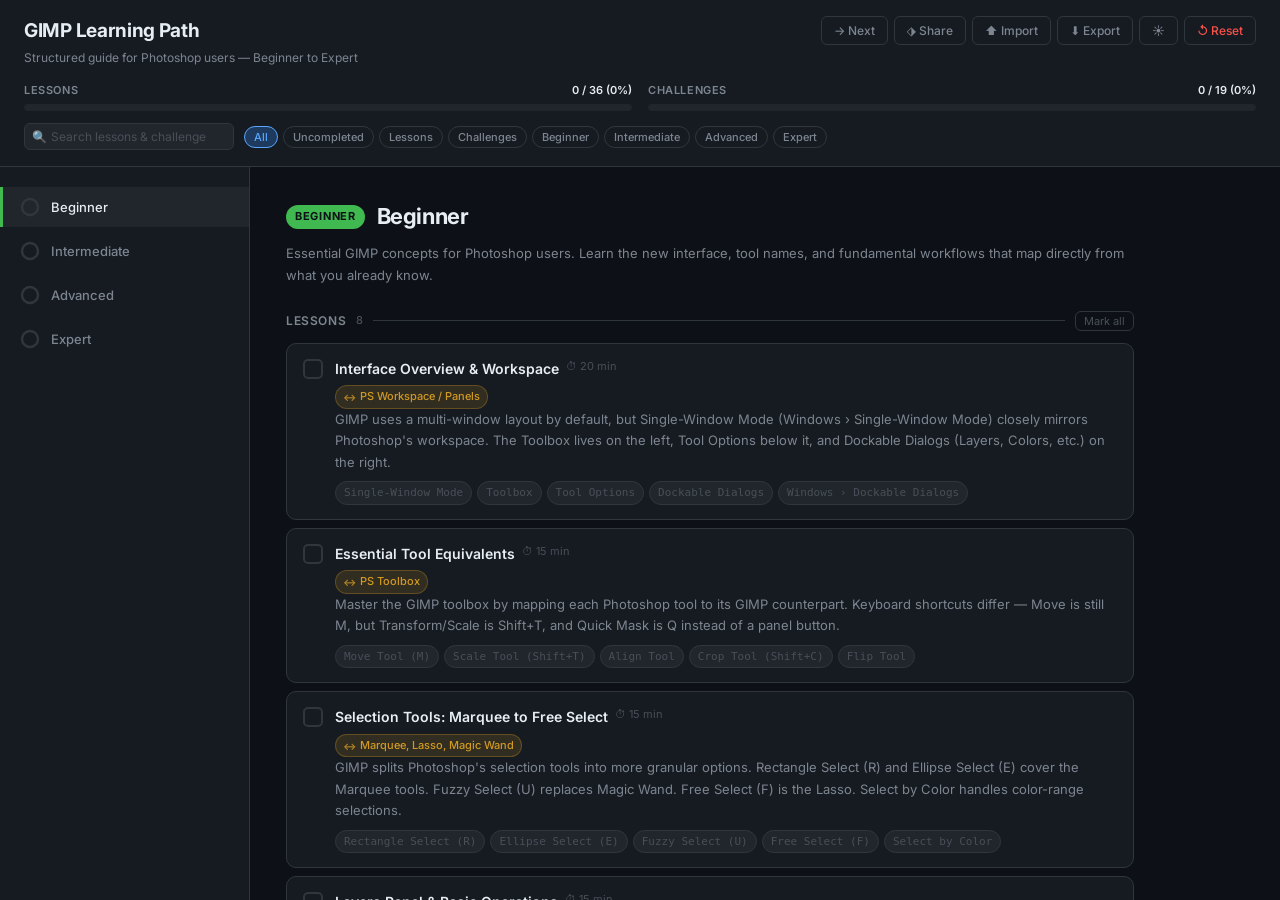
<file: index.html>
<!DOCTYPE html>
<html lang="en">
<head>
<meta charset="UTF-8">
<meta name="viewport" content="width=device-width, initial-scale=1.0">
<title>🎨 GIMP Learning Path — Photoshop to GIMP</title>
<link rel="icon" type="image/svg+xml" href="[data-uri]">
<link rel="preconnect" href="https://fonts.googleapis.com">
<link rel="preconnect" href="https://fonts.gstatic.com" crossorigin>
<link href="https://fonts.googleapis.com/css2?family=Inter:wght@400;500;600;700&display=swap" rel="stylesheet">
<style>/* ── Tokens (dark theme default) ─────────────────────────────── */
:root {
  --bg:            #0d1117;
  --surface:       #161b22;
  --surface-2:     #21262d;
  --border:        #30363d;
  --border-subtle: #21262d;
  --text:          #e6edf3;
  --text-muted:    #7d8590;
  --text-dim:      #484f58;

  --accent:        #58a6ff;
  --accent-dim:    #1f3a5f;

  --beginner:      #3fb950;
  --intermediate:  #d29922;
  --advanced:      #f78166;
  --expert:        #f85149;

  --bar-lessons:   #58a6ff;
  --bar-challenges:#bc8cff;

  --radius-sm:     6px;
  --radius:        10px;
  --radius-lg:     14px;

  --sidebar-w:     250px;
}

/* ── Light theme overrides ───────────────────────────────────── */
[data-theme="light"] {
  --bg:            #f6f8fa;
  --surface:       #ffffff;
  --surface-2:     #f0f2f5;
  --border:        #d0d7de;
  --border-subtle: #eaeef2;
  --text:          #1f2328;
  --text-muted:    #636c76;
  --text-dim:      #9198a1;
  --accent-dim:    #ddf4ff;
}

/* ── Reset ──────────────────────────────────────────────────── */
*, *::before, *::after { box-sizing: border-box; margin: 0; padding: 0; }
html { scroll-behavior: smooth; height: 100%; }
body {
  font-family: 'Inter', system-ui, -apple-system, 'Segoe UI', sans-serif;
  background: var(--bg);
  color: var(--text);
  font-size: 14px;
  line-height: 1.6;
  height: 100%;
  display: flex;
  flex-direction: column;
  overflow: hidden;
}
button { cursor: pointer; font-family: inherit; }
input[type="file"] { display: none; }
a { color: var(--accent); text-decoration: none; }

/* ── Header ─────────────────────────────────────────────────── */
.app-header {
  background: var(--surface);
  border-bottom: 1px solid var(--border);
  padding: 16px 24px;
  flex-shrink: 0;
  z-index: 100;
}
.header-top {
  display: flex;
  align-items: flex-start;
  justify-content: space-between;
  gap: 12px;
  flex-wrap: wrap;
  margin-bottom: 14px;
}
.header-title h1 {
  font-size: 19px;
  font-weight: 700;
  color: var(--text);
  letter-spacing: -0.3px;
}
.header-title p {
  font-size: 12px;
  color: var(--text-muted);
  margin-top: 2px;
}
.header-actions {
  display: flex;
  gap: 6px;
  flex-shrink: 0;
  flex-wrap: wrap;
  align-items: center;
}

/* ── Buttons ─────────────────────────────────────────────────── */
.btn {
  display: inline-flex;
  align-items: center;
  gap: 5px;
  padding: 6px 12px;
  border-radius: var(--radius-sm);
  font-size: 12px;
  font-weight: 500;
  border: 1px solid transparent;
  transition: background 0.15s, border-color 0.15s, opacity 0.15s;
  white-space: nowrap;
}
.btn:hover { opacity: 0.85; }
.btn-ghost {
  background: transparent;
  border-color: var(--border);
  color: var(--text-muted);
}
.btn-ghost:hover { border-color: var(--text-muted); color: var(--text); background: var(--surface-2); }
.btn-danger {
  background: transparent;
  border-color: var(--border);
  color: #f85149;
}
.btn-danger:hover { border-color: #f85149; background: rgba(248,81,73,0.08); }

/* ── Progress bars ───────────────────────────────────────────── */
.progress-section {
  display: flex;
  gap: 16px;
  flex-wrap: wrap;
  margin-bottom: 2px;
}
.progress-item {
  flex: 1;
  min-width: 180px;
}
.progress-label {
  display: flex;
  justify-content: space-between;
  align-items: center;
  margin-bottom: 5px;
}
.progress-label-name {
  font-size: 11px;
  font-weight: 600;
  text-transform: uppercase;
  letter-spacing: 0.6px;
  color: var(--text-muted);
}
.progress-label-count {
  font-size: 11px;
  font-weight: 600;
  color: var(--text);
}
.progress-track {
  height: 7px;
  background: var(--surface-2);
  border-radius: 999px;
  overflow: hidden;
  border: 1px solid var(--border-subtle);
}
.progress-fill {
  height: 100%;
  border-radius: 999px;
  width: 0%;
  transition: width 0.45s cubic-bezier(0.4,0,0.2,1);
}
.progress-fill.lessons    { background: var(--bar-lessons); }
.progress-fill.challenges { background: var(--bar-challenges); }

/* ── Toolbar row (search + filter) ──────────────────────────── */
.toolbar-row {
  display: flex;
  align-items: center;
  gap: 10px;
  margin-top: 12px;
  flex-wrap: wrap;
}
.search-wrap {
  position: relative;
  display: flex;
  align-items: center;
}
.search-icon {
  position: absolute;
  left: 8px;
  font-size: 12px;
  pointer-events: none;
  color: var(--text-dim);
}
.search-input {
  background: var(--surface-2);
  border: 1px solid var(--border);
  border-radius: var(--radius-sm);
  color: var(--text);
  font-family: inherit;
  font-size: 12px;
  padding: 5px 26px 5px 26px;
  width: 210px;
  transition: border-color 0.15s, width 0.2s;
}
.search-input:focus { outline: none; border-color: var(--accent); width: 270px; }
.search-input::placeholder { color: var(--text-dim); }
.search-clear {
  position: absolute;
  right: 6px;
  background: none;
  border: none;
  color: var(--text-dim);
  font-size: 11px;
  cursor: pointer;
  padding: 2px;
  display: none;
  line-height: 1;
}
.search-clear.visible { display: block; }
.filter-pills {
  display: flex;
  gap: 5px;
  flex-wrap: wrap;
  align-items: center;
}
.filter-pill {
  font-size: 11px;
  font-weight: 500;
  padding: 3px 9px;
  border-radius: 999px;
  background: transparent;
  border: 1px solid var(--border);
  color: var(--text-muted);
  cursor: pointer;
  transition: background 0.12s, color 0.12s, border-color 0.12s;
  white-space: nowrap;
}
.filter-pill:hover { border-color: var(--text-muted); color: var(--text); }
.filter-pill.active { background: var(--accent-dim); border-color: var(--accent); color: var(--accent); }

/* ── Layout shell ────────────────────────────────────────────── */
.app-body {
  display: flex;
  flex: 1;
  min-height: 0;
  overflow: hidden;
}

/* ── Sidebar ─────────────────────────────────────────────────── */
.sidebar {
  width: var(--sidebar-w);
  flex-shrink: 0;
  background: var(--surface);
  border-right: 1px solid var(--border);
  padding: 20px 0;
  overflow-y: auto;
  display: flex;
  flex-direction: column;
  gap: 4px;
}
.sidebar-label {
  font-size: 11px;
  font-weight: 600;
  letter-spacing: 0.7px;
  text-transform: uppercase;
  color: var(--text-dim);
  padding: 0 16px 8px;
}
.nav-item {
  display: flex;
  align-items: center;
  gap: 10px;
  padding: 9px 16px;
  cursor: pointer;
  transition: background 0.12s;
  border-left: 3px solid transparent;
  text-decoration: none;
  color: var(--text-muted);
}
.nav-item:hover { background: var(--surface-2); color: var(--text); }
.nav-item.active {
  color: var(--text);
  background: var(--surface-2);
}
.nav-item.active[data-level="beginner"]     { border-left-color: var(--beginner); }
.nav-item.active[data-level="intermediate"] { border-left-color: var(--intermediate); }
.nav-item.active[data-level="advanced"]     { border-left-color: var(--advanced); }
.nav-item.active[data-level="expert"]       { border-left-color: var(--expert); }

.progress-ring { flex-shrink: 0; }
.progress-ring circle:nth-child(2) {
  transition: stroke-dashoffset 0.45s cubic-bezier(0.4,0,0.2,1);
}

.nav-text  { flex: 1; font-size: 13px; font-weight: 500; }
.nav-count { font-size: 11px; color: var(--text-dim); font-variant-numeric: tabular-nums; }

.sidebar-divider {
  height: 1px;
  background: var(--border);
  margin: 12px 16px;
}
.sidebar-stats {
  padding: 0 16px;
  display: flex;
  flex-direction: column;
  gap: 10px;
}
.sidebar-stat {
  display: flex;
  align-items: center;
  justify-content: space-between;
}
.sidebar-stat-label { font-size: 12px; color: var(--text-muted); }
.sidebar-stat-value { font-size: 12px; font-weight: 600; color: var(--text); }

/* ── Main content ────────────────────────────────────────────── */
.main-content {
  flex: 1;
  padding: 32px 36px;
  max-width: 920px;
  overflow-x: hidden;
  overflow-y: auto;
}

/* ── Completion banner ───────────────────────────────────────── */
.completion-banner {
  background: linear-gradient(135deg, rgba(63,185,80,0.1), rgba(88,166,255,0.1));
  border: 1px solid rgba(63,185,80,0.3);
  border-radius: var(--radius);
  padding: 16px 20px;
  margin-bottom: 32px;
  display: none;
  align-items: center;
  gap: 12px;
}
.completion-banner.visible { display: flex; }
.completion-banner-icon { font-size: 28px; }
.completion-banner-text h3 { font-size: 15px; font-weight: 700; color: var(--beginner); margin-bottom: 3px; }
.completion-banner-text p  { font-size: 13px; color: var(--text-muted); }

/* ── Section block ───────────────────────────────────────────── */
.section-block { margin-bottom: 56px; }
.section-header {
  display: flex;
  align-items: center;
  gap: 12px;
  margin-bottom: 8px;
}
.section-badge {
  font-size: 11px;
  font-weight: 700;
  text-transform: uppercase;
  letter-spacing: 0.7px;
  padding: 3px 9px;
  border-radius: 999px;
  color: #0d1117;
}
[data-level="beginner"]     .section-badge { background: var(--beginner); }
[data-level="intermediate"] .section-badge { background: var(--intermediate); }
[data-level="advanced"]     .section-badge { background: var(--advanced); }
[data-level="expert"]       .section-badge { background: var(--expert); }

.section-title {
  font-size: 22px;
  font-weight: 700;
  letter-spacing: -0.4px;
}
.section-desc {
  font-size: 13px;
  color: var(--text-muted);
  margin-bottom: 20px;
  line-height: 1.7;
}

/* ── Sub-section heading ─────────────────────────────────────── */
.subsection-heading {
  display: flex;
  align-items: center;
  gap: 10px;
  margin: 24px 0 12px;
}
.subsection-heading-text {
  font-size: 12px;
  font-weight: 600;
  text-transform: uppercase;
  letter-spacing: 0.6px;
  color: var(--text-muted);
  white-space: nowrap;
}
.subsection-count {
  font-size: 11px;
  color: var(--text-dim);
  font-weight: 500;
  white-space: nowrap;
}
.subsection-line { flex: 1; height: 1px; background: var(--border); }
.mark-all-btn {
  font-size: 11px;
  color: var(--text-dim);
  background: none;
  border: 1px solid var(--border);
  border-radius: var(--radius-sm);
  padding: 2px 8px;
  cursor: pointer;
  white-space: nowrap;
  flex-shrink: 0;
  transition: color 0.12s, border-color 0.12s;
}
.mark-all-btn:hover { color: var(--text); border-color: var(--text-muted); }

/* ── Est badge ───────────────────────────────────────────────── */
.est-badge {
  font-size: 11px;
  color: var(--text-dim);
  white-space: nowrap;
  flex-shrink: 0;
}

/* ── Lesson card ─────────────────────────────────────────────── */
.lesson-card {
  background: var(--surface);
  border: 1px solid var(--border);
  border-radius: var(--radius);
  padding: 14px 16px;
  margin-bottom: 8px;
  display: flex;
  gap: 12px;
  align-items: flex-start;
  transition: border-color 0.15s, background 0.2s, opacity 0.2s;
  cursor: pointer;
  user-select: none;
}
.lesson-card:hover { border-color: var(--text-dim); }
.lesson-card.completed { opacity: 0.55; }
.lesson-card.completed .lesson-title { text-decoration: line-through; color: var(--text-muted); }

.lesson-checkbox {
  width: 20px;
  height: 20px;
  border-radius: 5px;
  border: 2px solid var(--border);
  display: flex;
  align-items: center;
  justify-content: center;
  flex-shrink: 0;
  margin-top: 1px;
  transition: background 0.15s, border-color 0.15s;
  font-size: 12px;
  color: transparent;
}
.lesson-card.completed .lesson-checkbox {
  background: var(--beginner);
  border-color: var(--beginner);
  color: #0d1117;
}
[data-level="intermediate"] .lesson-card.completed .lesson-checkbox { background: var(--intermediate); border-color: var(--intermediate); }
[data-level="advanced"]     .lesson-card.completed .lesson-checkbox { background: var(--advanced);     border-color: var(--advanced); }
[data-level="expert"]       .lesson-card.completed .lesson-checkbox { background: var(--expert);       border-color: var(--expert); }

.lesson-body { flex: 1; min-width: 0; }
.lesson-title-row {
  display: flex;
  align-items: flex-start;
  gap: 7px;
  flex-wrap: wrap;
  margin-bottom: 5px;
}
.lesson-title { font-size: 14px; font-weight: 600; color: var(--text); }
.ps-callout {
  display: inline-flex;
  align-items: center;
  gap: 4px;
  background: rgba(210,153,34,0.15);
  border: 1px solid rgba(210,153,34,0.3);
  color: #d29922;
  font-size: 11px;
  font-weight: 500;
  padding: 2px 7px;
  border-radius: 999px;
  white-space: nowrap;
  flex-shrink: 0;
}
.ps-callout-prefix { font-weight: 700; font-size: 10px; opacity: 0.8; }
.lesson-desc {
  font-size: 13px;
  color: var(--text-muted);
  line-height: 1.65;
  margin-bottom: 8px;
}
.concept-chips { display: flex; flex-wrap: wrap; gap: 5px; }
.concept-chip {
  font-size: 11px;
  padding: 2px 8px;
  border-radius: 999px;
  background: var(--surface-2);
  color: var(--text-dim);
  border: 1px solid var(--border);
  font-family: 'SF Mono', 'Fira Code', monospace;
}

/* ── Challenge card ──────────────────────────────────────────── */
.challenge-card {
  background: var(--surface);
  border: 1px solid var(--border);
  border-radius: var(--radius);
  padding: 14px 16px 14px 20px;
  margin-bottom: 8px;
  display: flex;
  gap: 12px;
  align-items: flex-start;
  transition: border-color 0.15s, opacity 0.2s;
  cursor: pointer;
  user-select: none;
  position: relative;
}
.challenge-card::before {
  content: '';
  position: absolute;
  left: 0; top: 0; bottom: 0;
  width: 4px;
  border-radius: var(--radius) 0 0 var(--radius);
}
[data-level="beginner"]     .challenge-card::before { background: var(--beginner); }
[data-level="intermediate"] .challenge-card::before { background: var(--intermediate); }
[data-level="advanced"]     .challenge-card::before { background: var(--advanced); }
[data-level="expert"]       .challenge-card::before { background: var(--expert); }

.challenge-card:hover { border-color: var(--text-dim); }
.challenge-card.completed { opacity: 0.55; }
.challenge-card.completed .challenge-title { text-decoration: line-through; color: var(--text-muted); }

.challenge-checkbox {
  width: 20px;
  height: 20px;
  border-radius: 50%;
  border: 2px solid var(--border);
  display: flex;
  align-items: center;
  justify-content: center;
  flex-shrink: 0;
  margin-top: 1px;
  font-size: 11px;
  color: transparent;
  transition: background 0.15s, border-color 0.15s;
}
.challenge-card.completed .challenge-checkbox {
  background: var(--bar-challenges);
  border-color: var(--bar-challenges);
  color: #0d1117;
}

.challenge-body { flex: 1; min-width: 0; }
.challenge-title-row {
  display: flex;
  align-items: center;
  gap: 7px;
  flex-wrap: wrap;
  margin-bottom: 5px;
}
.challenge-title { font-size: 14px; font-weight: 600; color: var(--text); }

.difficulty-badge {
  font-size: 10px;
  font-weight: 700;
  text-transform: uppercase;
  letter-spacing: 0.5px;
  padding: 2px 7px;
  border-radius: 999px;
}
.difficulty-badge.easy   { background: rgba(63,185,80,0.15);  color: #3fb950; border: 1px solid rgba(63,185,80,0.3); }
.difficulty-badge.medium { background: rgba(210,153,34,0.15); color: #d29922; border: 1px solid rgba(210,153,34,0.3); }
.difficulty-badge.hard   { background: rgba(247,129,102,0.15);color: #f78166; border: 1px solid rgba(247,129,102,0.3); }
.difficulty-badge.expert { background: rgba(248,81,73,0.15);  color: #f85149; border: 1px solid rgba(248,81,73,0.3); }

.challenge-desc {
  font-size: 13px;
  color: var(--text-muted);
  line-height: 1.65;
  margin-bottom: 8px;
}
.challenge-goal {
  font-size: 12px;
  color: var(--text-dim);
  font-style: italic;
  padding: 6px 10px;
  background: var(--surface-2);
  border-radius: var(--radius-sm);
  border-left: 2px solid var(--bar-challenges);
  margin-bottom: 8px;
}
.challenge-goal strong { color: var(--text-muted); font-style: normal; }

/* ── Notes ───────────────────────────────────────────────────── */
.note-area { overflow: hidden; }
.note-toggle {
  font-size: 11px;
  color: var(--text-dim);
  background: none;
  border: none;
  padding: 0;
  cursor: pointer;
  display: block;
  transition: color 0.12s;
}
.note-toggle:hover { color: var(--text-muted); }
.note-textarea {
  display: none;
  width: 100%;
  margin-top: 6px;
  background: var(--surface-2);
  border: 1px solid var(--border);
  border-radius: var(--radius-sm);
  color: var(--text);
  font-family: inherit;
  font-size: 12px;
  padding: 8px 10px;
  resize: vertical;
  min-height: 60px;
  line-height: 1.5;
}
.note-textarea:focus { outline: none; border-color: var(--accent); }
.note-area.expanded .note-textarea { display: block; }

/* ── Keyboard focus ring ─────────────────────────────────────── */
.card-focused {
  outline: 2px solid var(--accent) !important;
  outline-offset: 2px;
}

/* ── Toast ───────────────────────────────────────────────────── */
.toast {
  position: fixed;
  bottom: 24px;
  right: 24px;
  background: var(--surface-2);
  border: 1px solid var(--border);
  border-radius: var(--radius);
  padding: 11px 16px;
  font-size: 13px;
  color: var(--text);
  z-index: 9999;
  opacity: 0;
  transform: translateY(8px);
  transition: opacity 0.2s, transform 0.2s;
  pointer-events: none;
  max-width: 340px;
}
.toast.show    { opacity: 1; transform: translateY(0); }
.toast.success { border-color: var(--beginner); }
.toast.error   { border-color: var(--expert); }
.toast.info    { border-color: var(--accent); }

/* ── Modal ───────────────────────────────────────────────────── */
.modal-overlay {
  display: none;
  position: fixed;
  inset: 0;
  background: rgba(0,0,0,0.6);
  z-index: 500;
  align-items: center;
  justify-content: center;
}
.modal-overlay.open { display: flex; }
.modal {
  background: var(--surface);
  border: 1px solid var(--border);
  border-radius: var(--radius-lg);
  padding: 24px;
  max-width: 380px;
  width: 90%;
}
.modal h3  { font-size: 16px; font-weight: 700; margin-bottom: 10px; }
.modal p   { font-size: 13px; color: var(--text-muted); margin-bottom: 20px; line-height: 1.65; }
.modal-actions { display: flex; gap: 8px; justify-content: flex-end; }
.btn-confirm { background: #f85149; border: none; color: #fff; padding: 8px 16px; border-radius: var(--radius-sm); font-size: 13px; font-weight: 600; cursor: pointer; }
.btn-confirm:hover { background: #da3630; }
.btn-cancel  { background: transparent; border: 1px solid var(--border); color: var(--text-muted); padding: 8px 16px; border-radius: var(--radius-sm); font-size: 13px; font-weight: 500; cursor: pointer; }
.btn-cancel:hover { border-color: var(--text-muted); color: var(--text); }

/* ── Responsive ──────────────────────────────────────────────── */
@media (max-width: 768px) {
  .app-body { flex-direction: column; }
  .sidebar {
    width: 100%;
    height: auto;
    position: static;
    flex-direction: row;
    overflow-x: auto;
    overflow-y: hidden;
    padding: 8px 12px;
    gap: 4px;
    border-right: none;
    border-bottom: 1px solid var(--border);
  }
  .sidebar-label, .sidebar-divider, .sidebar-stats { display: none; }
  .nav-item {
    flex-direction: column;
    gap: 4px;
    padding: 8px 12px;
    border-left: none;
    border-bottom: 3px solid transparent;
    border-radius: var(--radius-sm);
    white-space: nowrap;
    flex-shrink: 0;
  }
  .nav-item.active[data-level="beginner"]     { border-bottom-color: var(--beginner);     border-left-color: transparent; }
  .nav-item.active[data-level="intermediate"] { border-bottom-color: var(--intermediate); border-left-color: transparent; }
  .nav-item.active[data-level="advanced"]     { border-bottom-color: var(--advanced);     border-left-color: transparent; }
  .nav-item.active[data-level="expert"]       { border-bottom-color: var(--expert);       border-left-color: transparent; }
  .nav-count { display: none; }
  .main-content { padding: 20px 16px; }
  .header-top { flex-direction: column; }
  .app-header { padding: 12px 16px; }
  .toolbar-row { flex-direction: column; align-items: flex-start; }
  .filter-pills { overflow-x: auto; flex-wrap: nowrap; width: 100%; }
  .search-input { width: 100%; }
  .search-input:focus { width: 100%; }
  .search-wrap { width: 100%; }
}
@media (max-width: 480px) {
  .progress-section { flex-direction: column; }
  .header-actions { flex-wrap: wrap; }
}

/* ── Animations ──────────────────────────────────────────────── */
@keyframes fadeIn {
  from { opacity: 0; transform: translateY(6px); }
  to   { opacity: 1; transform: translateY(0); }
}
.section-block { animation: fadeIn 0.35s ease both; }
.section-block:nth-child(1) { animation-delay: 0.05s; }
.section-block:nth-child(2) { animation-delay: 0.10s; }
.section-block:nth-child(3) { animation-delay: 0.15s; }
.section-block:nth-child(4) { animation-delay: 0.20s; }

/* ── Print ───────────────────────────────────────────────────── */
@media print {
  html, body { height: auto; overflow: visible; display: block; }
  .app-header { position: static; }
  .header-actions, .toolbar-row, .sidebar, .toast, .modal-overlay,
  .completion-banner, .mark-all-btn { display: none !important; }
  .app-body { display: block; overflow: visible; }
  .main-content { padding: 0; max-width: 100%; overflow: visible; }
  .section-block { break-before: page; animation: none; opacity: 1 !important; }
  .section-block:first-child { break-before: auto; }
  .concept-chips, .note-area { display: none !important; }
  .lesson-card, .challenge-card {
    border: none;
    border-bottom: 1px solid #ddd;
    border-radius: 0;
    padding: 6px 4px;
    margin: 0;
    opacity: 1 !important;
  }
  .lesson-card:hover, .challenge-card:hover { border-color: #ddd; }
  .progress-track { display: none; }
  .progress-label { margin-bottom: 2px; }
  .section-badge { -webkit-print-color-adjust: exact; print-color-adjust: exact; }
  .challenge-card::before { -webkit-print-color-adjust: exact; print-color-adjust: exact; }
}
</style>
</head>
<body>

<header class="app-header">
  <div class="header-top">
    <div class="header-title">
      <h1>GIMP Learning Path</h1>
      <p>Structured guide for Photoshop users — Beginner to Expert</p>
    </div>
    <div class="header-actions">
      <input type="file" id="import-file" accept=".json">
      <button class="btn btn-ghost" onclick="handleJumpNext()" title="Jump to next uncompleted item">→ Next</button>
      <button class="btn btn-ghost" onclick="handleShareClick()" title="Copy shareable link">⬗ Share</button>
      <button class="btn btn-ghost" onclick="handleImportButton()">⬆ Import</button>
      <button class="btn btn-ghost" onclick="handleExport()">⬇ Export</button>
      <button class="btn btn-ghost" id="theme-btn" onclick="handleThemeToggle()" title="Toggle theme">☀</button>
      <button class="btn btn-danger" onclick="handleResetClick()">↺ Reset</button>
    </div>
  </div>

  <div class="progress-section">
    <div class="progress-item">
      <div class="progress-label">
        <span class="progress-label-name">Lessons</span>
        <span class="progress-label-count" id="lesson-count">0 / 36 (0%)</span>
      </div>
      <div class="progress-track">
        <div class="progress-fill lessons" id="lesson-bar"></div>
      </div>
    </div>
    <div class="progress-item">
      <div class="progress-label">
        <span class="progress-label-name">Challenges</span>
        <span class="progress-label-count" id="challenge-count">0 / 19 (0%)</span>
      </div>
      <div class="progress-track">
        <div class="progress-fill challenges" id="challenge-bar"></div>
      </div>
    </div>
  </div>

  <div class="toolbar-row">
    <div class="search-wrap">
      <span class="search-icon">🔍</span>
      <input type="text" id="search-input" class="search-input" placeholder="Search lessons &amp; challenges…" autocomplete="off">
      <button class="search-clear" id="search-clear" onclick="clearSearch()" title="Clear search">✕</button>
    </div>
    <div class="filter-pills" id="filter-pills">
      <button class="filter-pill active" data-filter="all"          onclick="handleFilter('all')">All</button>
      <button class="filter-pill"        data-filter="uncompleted"  onclick="handleFilter('uncompleted')">Uncompleted</button>
      <button class="filter-pill"        data-filter="lessons"      onclick="handleFilter('lessons')">Lessons</button>
      <button class="filter-pill"        data-filter="challenges"   onclick="handleFilter('challenges')">Challenges</button>
      <button class="filter-pill"        data-filter="beginner"     onclick="handleFilter('beginner')">Beginner</button>
      <button class="filter-pill"        data-filter="intermediate" onclick="handleFilter('intermediate')">Intermediate</button>
      <button class="filter-pill"        data-filter="advanced"     onclick="handleFilter('advanced')">Advanced</button>
      <button class="filter-pill"        data-filter="expert"       onclick="handleFilter('expert')">Expert</button>
    </div>
  </div>
</header>

<div class="app-body">
  <nav class="sidebar" id="sidebar"></nav>
  <main class="main-content" id="main-content"></main>
</div>

<div class="modal-overlay" id="reset-modal">
  <div class="modal">
    <h3>Reset all progress?</h3>
    <p>This will clear all checked lessons, challenges, and notes. Your progress cannot be recovered unless you exported it first.</p>
    <div class="modal-actions">
      <button class="btn-cancel" onclick="closeModal()">Cancel</button>
      <button class="btn-confirm" onclick="confirmReset()">Reset everything</button>
    </div>
  </div>
</div>

<div class="toast" id="toast"></div>

<script>
const LEARNING_PATH = [
  {
    id: 'beginner',
    title: 'Beginner',
    level: 'beginner',
    description: 'Essential GIMP concepts for Photoshop users. Learn the new interface, tool names, and fundamental workflows that map directly from what you already know.',
    lessons: [
      {
        id: 'beginner-1', est: '20 min',
        title: 'Interface Overview & Workspace',
        psEquivalent: 'PS Workspace / Panels',
        description: 'GIMP uses a multi-window layout by default, but Single-Window Mode (Windows › Single-Window Mode) closely mirrors Photoshop\'s workspace. The Toolbox lives on the left, Tool Options below it, and Dockable Dialogs (Layers, Colors, etc.) on the right.',
        concepts: ['Single-Window Mode', 'Toolbox', 'Tool Options', 'Dockable Dialogs', 'Windows › Dockable Dialogs']
      },
      {
        id: 'beginner-2', est: '15 min',
        title: 'Essential Tool Equivalents',
        psEquivalent: 'PS Toolbox',
        description: 'Master the GIMP toolbox by mapping each Photoshop tool to its GIMP counterpart. Keyboard shortcuts differ — Move is still M, but Transform/Scale is Shift+T, and Quick Mask is Q instead of a panel button.',
        concepts: ['Move Tool (M)', 'Scale Tool (Shift+T)', 'Align Tool', 'Crop Tool (Shift+C)', 'Flip Tool']
      },
      {
        id: 'beginner-3', est: '15 min',
        title: 'Selection Tools: Marquee to Free Select',
        psEquivalent: 'Marquee, Lasso, Magic Wand',
        description: 'GIMP splits Photoshop\'s selection tools into more granular options. Rectangle Select (R) and Ellipse Select (E) cover the Marquee tools. Fuzzy Select (U) replaces Magic Wand. Free Select (F) is the Lasso. Select by Color handles color-range selections.',
        concepts: ['Rectangle Select (R)', 'Ellipse Select (E)', 'Fuzzy Select (U)', 'Free Select (F)', 'Select by Color']
      },
      {
        id: 'beginner-4', est: '15 min',
        title: 'Layers Panel & Basic Operations',
        psEquivalent: 'PS Layers Panel',
        description: 'The Layers dialog in GIMP (Windows › Dockable Dialogs › Layers) is functionally equivalent to Photoshop\'s Layers panel. Layer ordering, visibility toggling, opacity, and blend modes all work the same. Right-click for context options.',
        concepts: ['New Layer', 'Duplicate Layer', 'Flatten Image', 'Merge Down', 'Layer Visibility', 'Layer Opacity']
      },
      {
        id: 'beginner-5', est: '10 min',
        title: 'File Formats: XCF vs PSD, Export As',
        psEquivalent: 'Save / Save for Web',
        description: 'GIMP\'s native format is XCF (like PSD). Critically, saving a JPEG or PNG requires File › Export As — a common source of confusion. "File › Save" only writes XCF. "File › Overwrite" re-exports to the last used export path without a dialog.',
        concepts: ['XCF (native format)', 'File › Export As', 'File › Overwrite', 'JPEG export quality', 'PNG compression']
      },
      {
        id: 'beginner-6', est: '15 min',
        title: 'Painting Tools: Brush, Pencil, Eraser',
        psEquivalent: 'Brush / Pencil / Eraser',
        description: 'GIMP painting tools behave similarly to Photoshop. Paintbrush (P) gives soft anti-aliased strokes. Pencil (N) gives hard pixel-perfect edges. Brush dynamics and flow settings live in Tool Options, not a separate toolbar.',
        concepts: ['Paintbrush (P)', 'Pencil (N)', 'Eraser (Shift+E)', 'Tool Options', 'Opacity', 'Dynamics']
      },
      {
        id: 'beginner-7', est: '10 min',
        title: 'Color Tools: Foreground, Background & Picker',
        psEquivalent: 'PS Color Pickers / Swatches',
        description: 'GIMP\'s foreground/background swatches work identically to Photoshop (press X to swap, D for defaults). The Color Picker tool (O) samples canvas colors. Double-click either swatch to open the full color chooser with HTML hex input.',
        concepts: ['Foreground/Background swatches', 'Color Picker (O)', 'Swap colors (X)', 'Default colors (D)', 'HTML notation']
      },
      {
        id: 'beginner-8', est: '10 min',
        title: 'Undo History & Basic Shortcuts',
        psEquivalent: 'PS History Panel',
        description: 'GIMP uses linear undo with Ctrl+Z / Ctrl+Shift+Z. The full history stack is in Edit › Undo History. Unlike Photoshop, GIMP\'s history is not panel-based by default — but the Edit › Undo History window provides a clickable history list. Snapshots can be saved manually.',
        concepts: ['Ctrl+Z / Ctrl+Shift+Z', 'Edit › Undo History', 'Revert', 'Keyboard shortcut editor', 'Edit › Preferences › Interface']
      }
    ],
    challenges: [
      {
        id: 'beginner-c1', difficulty: 'Easy', est: '45 min',
        title: 'First Composite',
        description: 'Combine two photos into a single composition. Import both images, place each on its own layer, resize the canvas if needed, and position elements with the Move tool. Name every layer descriptively.',
        goal: 'A 1920×1080 XCF file with at least 3 named layers, exported as PNG.'
      },
      {
        id: 'beginner-c2', difficulty: 'Easy', est: '30 min',
        title: 'Selection & Cutout',
        description: 'Use Fuzzy Select or Free Select to cut a subject from a background and place it on a solid-color background. Practice growing and feathering the selection for a clean edge.',
        goal: 'Clean cutout with no fringing, subject on a new solid-color background layer.'
      },
      {
        id: 'beginner-c3', difficulty: 'Medium', est: '20 min',
        title: 'Format Conversion Workflow',
        description: 'Open an existing image, make at least one edit, then export it in three formats: save the XCF as your master, export a JPEG at 80% quality for web, and export a PNG for lossless archival.',
        goal: 'Three files saved: .xcf master, .jpg web copy, .png lossless copy.'
      },
      {
        id: 'beginner-c4', difficulty: 'Medium', est: '20 min',
        title: 'Perspective Correction',
        description: 'Correct keystoning/perspective distortion in an architectural photo using the Perspective tool (Shift+P). Drag the corner handles until vertical lines are truly vertical. Crop the blank triangular corners after transforming, then export as JPEG.',
        goal: 'Before/after showing corrected vertical and horizontal lines. No noticeable distortion remaining.'
      }
    ]
  },
  {
    id: 'intermediate',
    title: 'Intermediate',
    level: 'intermediate',
    description: 'Layer modes, color correction, paths, and non-destructive techniques that mirror your intermediate Photoshop workflows. This is where GIMP\'s vocabulary diverges most from Photoshop\'s.',
    lessons: [
      {
        id: 'intermediate-1', est: '20 min',
        title: 'Layer Blend Modes Deep Dive',
        psEquivalent: 'PS Blending Modes',
        description: 'GIMP\'s blend modes are named identically to Photoshop\'s for the most part (Multiply, Screen, Overlay, Soft Light, Hard Light, Color Dodge, Color Burn). The dropdown is in the Layers dialog. Legacy modes match older Photoshop behavior; new GEGL modes use linear light.',
        concepts: ['Multiply', 'Screen', 'Overlay', 'Soft Light', 'Hard Light', 'Color Dodge', 'Color Burn', 'Luminance']
      },
      {
        id: 'intermediate-2', est: '15 min',
        title: 'Layer Groups & Organization',
        psEquivalent: 'PS Layer Groups / Folder Layers',
        description: 'Group layers with Image › Group Layers or the layers dialog button. GIMP layer groups support their own blend mode and opacity — identical to Photoshop folder layers. Color-label layers for visual organization. Groups can be nested.',
        concepts: ['Layer Groups (Ctrl+G)', 'Group blend mode', 'Group opacity', 'Color labels', 'Nested groups', 'Collapse/expand']
      },
      {
        id: 'intermediate-3', est: '25 min',
        title: 'Curves & Levels Color Correction',
        psEquivalent: 'PS Curves / Levels Adjustments',
        description: 'Colors › Curves and Colors › Levels give full tonal control. GIMP\'s Curves dialog is nearly identical to Photoshop\'s — drag the diagonal line, add points, edit per-channel (R, G, B, A). Levels has a black/white/midpoint slider and auto-levels buttons.',
        concepts: ['Colors › Curves', 'Colors › Levels', 'Per-channel editing', 'Auto levels', 'Input/output ranges', 'Eyedropper sampling']
      },
      {
        id: 'intermediate-4', est: '20 min',
        title: 'Hue-Saturation & Color Balance',
        psEquivalent: 'PS Hue/Saturation, Color Balance',
        description: 'Colors › Hue-Saturation lets you adjust all colors or target a specific color range (like Photoshop\'s targeted adjustment). Colors › Color Balance adjusts shadows, midtones, and highlights independently. Colors › Colorize converts to monotone.',
        concepts: ['Colors › Hue-Saturation', 'Targeted color range', 'Colors › Color Balance', 'Shadow/Midtone/Highlight sliders', 'Colorize']
      },
      {
        id: 'intermediate-5', est: '30 min',
        title: 'Paths Tool & Bezier Curves',
        psEquivalent: 'PS Pen Tool',
        description: 'GIMP\'s Paths tool (B) is the direct equivalent of Photoshop\'s Pen tool. Click to add anchor points, drag to create curve handles. Paths can be stroked (Edit › Stroke Path), filled, or converted to selections (Selection › From Path). Save paths in the Paths dialog.',
        concepts: ['Paths tool (B)', 'Anchor points', 'Bezier handles', 'Edit › Stroke Path', 'Selection › From Path', 'Paths dialog']
      },
      {
        id: 'intermediate-6', est: '20 min',
        title: 'Text Tool & Typography',
        psEquivalent: 'PS Type Tool',
        description: 'The Text tool (T) creates a dedicated text layer. The on-canvas editor supports kerning, leading, and alignment. After deselecting, text remains editable — double-click to re-enter edit mode. For warped/transformed text, flatten the text layer first (right-click › Flatten).',
        concepts: ['Text tool (T)', 'Text layer', 'Font chooser', 'Kerning / Leading', 'Alignment', 'Flatten text layer']
      },
      {
        id: 'intermediate-7', est: '20 min',
        title: 'Filters & Filter Gallery',
        psEquivalent: 'PS Filter Gallery',
        description: 'GIMP\'s Filters menu organizes effects by category: Blur, Sharpen, Distorts, Light and Shadow, Artistic. Most filters open a live preview dialog. Re-apply the last filter with Filters › Repeat Last. Script-Fu Console lets you chain filter calls programmatically.',
        concepts: ['Filters › Blur › Gaussian Blur', 'Filters › Enhance › Unsharp Mask', 'Filters › Distorts', 'Filters › Repeat Last', 'Live preview dialog']
      },
      {
        id: 'intermediate-8', est: '25 min',
        title: 'Channels & Layer Masks',
        psEquivalent: 'PS Channels Panel / Layer Masks',
        description: 'GIMP manages transparency via the alpha channel on each layer (Image › Flatten removes alpha). Layer Masks work identically to Photoshop — add via Layers panel right-click › Add Layer Mask. The Channels dialog shows R/G/B/A channels and allows channel-to-selection operations.',
        concepts: ['Add Alpha Channel', 'Layer Mask (Add/Apply/Delete)', 'Channels dialog', 'Channel to Selection', 'Mask editing mode']
      },
      {
        id: 'intermediate-9', est: '30 min',
        title: 'Raw Photo Editing: darktable / RawTherapee → GIMP',
        psEquivalent: 'Adobe Camera Raw / Lightroom',
        description: 'GIMP has no native RAW support. The standard open-source workflow: use darktable or RawTherapee (both free) for RAW development — apply exposure, white balance, and noise reduction there — then export a 16-bit TIFF into GIMP for compositing and retouching. Color profile handoff (sRGB vs AdobeRGB) is the key technical detail to get right.',
        concepts: ['darktable', 'RawTherapee', 'Export 16-bit TIFF from RAW', 'Color profile handoff', 'GIMP as final compositing stage']
      },
      {
        id: 'intermediate-10', est: '20 min',
        title: 'Vector Workflow: When to Use Inkscape',
        psEquivalent: 'PS + Illustrator combined workflow',
        description: 'GIMP is a raster editor only. For logos, icons, and scalable graphics, Inkscape (the free Illustrator equivalent) handles vectors. Import SVG into GIMP via File › Open — it rasterizes at the current canvas DPI. Round-trip workflow: design paths in Inkscape, import rasterized result into GIMP for compositing.',
        concepts: ['GIMP vs Inkscape use cases', 'Import SVG (rasterizes at DPI)', 'Inkscape for paths/logos', 'Round-trip workflow', '.svg import settings']
      }
    ],
    challenges: [
      {
        id: 'intermediate-c1', difficulty: 'Medium', est: '1 hr',
        title: 'Cinematic Color Grade',
        description: 'Apply a cinematic color look to a photograph using only Curves and Hue-Saturation. Lift the black point, crush saturation in shadows, add warmth to highlights, and introduce a complementary color split (e.g. teal shadows + orange highlights).',
        goal: 'Before/after comparison showing a clear, intentional cinematic color grading effect.'
      },
      {
        id: 'intermediate-c2', difficulty: 'Medium', est: '1–2 hrs',
        title: 'Text Poster Design',
        description: 'Create a movie-poster-style typographic composition. Use layer groups to organize foreground/background/text elements. Apply at least two different blend modes and two distinct text treatments (e.g. large display headline + fine-print tagline).',
        goal: 'Single XCF with organized layer groups, exported as a 1080×1620 PNG.'
      },
      {
        id: 'intermediate-c3', difficulty: 'Hard', est: '1–2 hrs',
        title: 'Smooth Path Cutout',
        description: 'Use the Paths tool (not any automatic selection) to carefully trace and cut out a complex object — a glass, product shot, or architectural detail. Achieve cleaner edges than any magic wand or color-range tool could provide.',
        goal: 'Exported PNG with transparent background. The path must be saved in the XCF.'
      },
      {
        id: 'intermediate-c4', difficulty: 'Medium', est: '45 min',
        title: 'Multi-Image Blending',
        description: 'Blend two exposures (or two different textures/backgrounds) using layer masks and gradient masks to create a seamless transition. No hard edges visible at the blend boundary.',
        goal: 'Seamless blend with gradient mask applied, no visible hard edge, exported as PNG.'
      },
      {
        id: 'intermediate-c5', difficulty: 'Medium', est: '45 min',
        title: 'Double Exposure Effect',
        description: 'Create a double exposure by combining two images — a portrait and a landscape, or two portraits — using Screen blend mode. Adjust per-layer contrast (Curves) so both images contribute clearly to the blend. Add a solid-color background layer for the final look.',
        goal: 'Double exposure composite, both subjects clearly readable at 50% zoom, exported as PNG.'
      },
      {
        id: 'intermediate-c6', difficulty: 'Medium', est: '1 hr',
        title: 'GIF Animation',
        description: 'Create a 5-frame looping GIF animation in GIMP using the frame-as-layer system. Each layer = one frame. Encode the frame delay in the layer name, e.g. "Frame 1 (100ms)". Preview with Filters › Animation › Playback, then export via File › Export As .gif with looping enabled.',
        goal: 'Working animated .gif file, 5+ frames, smooth loop, file size under 2 MB.'
      }
    ]
  },
  {
    id: 'advanced',
    title: 'Advanced',
    level: 'advanced',
    description: 'Automation, batch processing, GEGL color science, and plugin workflows. This section covers territory that goes beyond Photoshop in some areas — particularly scripting and open color science.',
    lessons: [
      {
        id: 'advanced-1', est: '30 min',
        title: 'Script-Fu Basics',
        psEquivalent: 'PS Actions / Basic Scripting',
        description: 'Script-Fu is GIMP\'s built-in Scheme-based scripting language. The Script-Fu Console (Filters › Script-Fu › Console) allows live execution. Every GIMP operation has a Script-Fu binding — use the console to record and test operations before saving as a script.',
        concepts: ['Filters › Script-Fu › Console', 'gimp-file-load', 'gimp-image-flatten', 'car / cdr / let*', 'Basic Scheme syntax']
      },
      {
        id: 'advanced-2', est: '30 min',
        title: 'Batch Processing with Script-Fu',
        psEquivalent: 'PS Batch / File › Automate',
        description: 'Automate repetitive tasks across multiple files using Script-Fu. Write a loop that opens files from a directory, applies operations, saves, and closes. The Script-Fu Server mode allows external triggering. BIMP plugin provides a GUI for basic batch operations.',
        concepts: ['let* loop over file list', 'gimp-file-load', 'file-png-save', 'cadr / list operations', 'BIMP plugin']
      },
      {
        id: 'advanced-3', est: '25 min',
        title: 'GEGL Operations & Linear Light',
        psEquivalent: '32-bit / ProPhoto Workflow',
        description: 'GEGL (Generic Graphics Library) is GIMP\'s compositing engine. Linear light blending produces more physically accurate results for glows, exposures, and blur. Switch to 32-bit float precision via Image › Precision for linear light workflows.',
        concepts: ['Image › Precision › 32-bit float', 'Linear Light blend mode', 'GEGL Operations (Filters › GEGL Operations)', 'Colors › Exposure', 'Gamma vs Linear']
      },
      {
        id: 'advanced-4', est: '25 min',
        title: 'Python-Fu Plugin Basics',
        psEquivalent: 'PS ExtendScript / UXP',
        description: 'Python-Fu provides a Python interface to GIMP\'s PDB (Procedure Database). Access it via Filters › Script-Fu › Python-Fu Console. Python is more readable than Scheme for complex logic. GIMP 3.x uses Python 3; GIMP 2.x uses Python 2.',
        concepts: ['Filters › Python-Fu › Console', 'pdb.gimp_file_load()', 'gimp.image_list()', 'Python 3 (GIMP 3.x)', 'pdb.plug_in_unsharp_mask()']
      },
      {
        id: 'advanced-5', est: '20 min',
        title: 'Plugin Management & Installation',
        psEquivalent: 'PS Plugin Manager / Extension Manager',
        description: 'Install third-party GIMP plugins by placing them in the plug-ins directory (Edit › Preferences › Folders › Plug-ins). Essential plugins: G\'MIC (hundreds of effects), Resynthesizer (Content-Aware Fill equivalent), BIMP (batch image processor).',
        concepts: ['~/.config/GIMP/2.10/plug-ins/', 'G\'MIC (Filters › G\'MIC-Qt)', 'Resynthesizer / Heal Selection', 'BIMP batch processor', 'Plugin Manager (GIMP 3)']
      },
      {
        id: 'advanced-6', est: '20 min',
        title: 'QuickMask & Advanced Selection Refinement',
        psEquivalent: 'PS Select & Mask / Refine Edge',
        description: 'QuickMask mode (press Q) paints a red overlay representing your selection — paint with black to remove, white to add. Grow, Feather, Shrink, and Border operations (Select menu) refine selections precisely. Combine QuickMask with the Paintbrush for hair/fur edge work.',
        concepts: ['QuickMask (Q)', 'Paint selection with brushes', 'Select › Grow/Shrink/Feather', 'Select › Border', 'Select › Invert (Ctrl+I)']
      },
      {
        id: 'advanced-7', est: '25 min',
        title: 'Advanced Color Grading with GEGL',
        psEquivalent: 'PS Camera Raw / Lightroom',
        description: 'Use GEGL-based tools for high-quality color grading: Colors › Exposure for non-destructive exposure adjustment, Colors › Shadows-Highlights for tonal range control, and GEGL Operations › hue-chroma for perceptually uniform hue/saturation adjustments.',
        concepts: ['Colors › Exposure', 'Colors › Shadows-Highlights', 'GEGL › hue-chroma', 'Colors › Levels (with gamma)', 'Linear light workflow']
      },
      {
        id: 'advanced-8', est: '20 min',
        title: 'Smart Filters Equivalent: Non-Destructive Workflow',
        psEquivalent: 'PS Smart Objects / Smart Filters',
        description: 'GIMP 2.x lacks true non-destructive Smart Filters. The professional workaround: always duplicate the layer before applying a destructive filter (Ctrl+Shift+D), use layer groups to contain filtered versions, and use layer masks to control effect visibility. GIMP 3.x adds GEGL operation stacks as live effects.',
        concepts: ['Duplicate Layer (Ctrl+Shift+D)', 'Layer Group containment', 'Layer Mask on filtered layer', 'GIMP 3 live effects (GEGL stack)', 'Edit › Fade (gamma-based)']
      },
      {
        id: 'advanced-9', est: '25 min',
        title: 'GIMP 3.x Live Effects & Non-Destructive Pipeline',
        psEquivalent: 'PS Smart Filters (per-layer)',
        description: 'GIMP 3.0\'s key new workflow feature: non-destructive GEGL operation stacks per layer. Apply Gaussian Blur, Curves, or any GEGL operation as a live effect that can be re-edited or removed at any time. Effects are stored in the XCF but lost on flatten. This fundamentally replaces the duplicate-before-filter workaround of GIMP 2.x.',
        concepts: ['Layer Effects panel (GIMP 3)', 'Add GEGL op as live effect', 'Re-edit / remove effects', 'Effect order in stack', 'Saved in XCF, lost on flatten']
      },
      {
        id: 'advanced-10', est: '30 min',
        title: 'Content-Aware Move Equivalent',
        psEquivalent: 'PS Content-Aware Move Tool',
        description: 'GIMP has no direct Content-Aware Move tool. The manual workflow: (1) select the object with any selection tool, (2) copy it to a new layer (Edit › Copy › Paste as New Layer), (3) use Resynthesizer\'s Heal Selection on the original layer to fill the empty hole, (4) move the copy to its new position, (5) blend its edges with a feathered layer mask.',
        concepts: ['Copy to New Layer (Ctrl+Shift+V)', 'Resynthesizer: Script-Fu › Heal Selection', 'Fill source hole', 'Move copy to destination', 'Feathered mask for blending edges']
      }
    ],
    challenges: [
      {
        id: 'advanced-c1', difficulty: 'Hard', est: '1–2 hrs',
        title: 'Batch Resize Script',
        description: 'Write a Script-Fu script that loads every JPEG from a specified input folder, scales each image to 50% of its original dimensions, and saves the result to an "output" subfolder. Run it on a test folder with at least 5 images.',
        goal: 'A working .scm script file. All 5 test images processed and present in the output folder.'
      },
      {
        id: 'advanced-c2', difficulty: 'Hard', est: '1 hr',
        title: 'Content-Aware Fill with Resynthesizer',
        description: 'Install the Resynthesizer plugin. Select a prominent object in a photograph (a sign, a person, a power line), then use Script-Fu › Heal Selection to seamlessly remove it. The result should show no ghosting or visible artifacts.',
        goal: 'Before/after showing clean object removal. No obvious artifacts in the healed area.'
      },
      {
        id: 'advanced-c3', difficulty: 'Hard', est: '1 hr',
        title: 'Linear Light Composite',
        description: 'Create a light-ray or bloom/glow effect using GEGL Linear Light blend mode. Demonstrate that the same composite looks incorrect (too dark or too bright) when using standard gamma blending, versus physically correct under Linear Light.',
        goal: 'Side-by-side exported comparison: gamma blending vs. linear light blending of the same composite.'
      },
      {
        id: 'advanced-c4', difficulty: 'Hard', est: '1–2 hrs',
        title: 'Python-Fu Watermark Automation',
        description: 'Write a Python-Fu script that adds a semi-transparent copyright watermark text layer (positioned bottom-right, 10% opacity) to every image in a directory. The text should include the filename and current year.',
        goal: 'Working Python script demonstrated on a test folder. Watermark visible but not obtrusive.'
      },
      {
        id: 'advanced-c5', difficulty: 'Hard', est: '1–2 hrs',
        title: 'Recreate a PS Action as Script-Fu',
        description: 'Take a multi-step Photoshop action you used to rely on — for example: apply vignette + Levels adjustment + unsharp mask — and recreate it as a .scm Script-Fu script. The script should run the same pipeline on any open image from the Script-Fu console with a single command.',
        goal: 'A working .scm file. Running it in the Script-Fu console produces the same visual result as the original PS action.'
      }
    ]
  },
  {
    id: 'expert',
    title: 'Expert',
    level: 'expert',
    description: 'Professional production workflows, color management, custom resource creation, and complex compositing. These techniques represent the ceiling of GIMP capability and map to the most advanced Photoshop workflows.',
    lessons: [
      {
        id: 'expert-1', est: '35 min',
        title: 'ICC Color Management & Soft Proofing',
        psEquivalent: 'PS Color Settings / Proof Colors',
        description: 'Configure GIMP\'s color management under Edit › Color Management. Assign or convert ICC profiles with Image › Mode › Convert to Color Profile. Soft proof for print with View › Proof Colors — select a CMYK profile to simulate print gamut on screen.',
        concepts: ['Edit › Color Management', 'Assign / Convert ICC Profile', 'sRGB vs Adobe RGB vs ProPhoto', 'View › Proof Colors', 'Rendering Intent (Perceptual / Relative Colorimetric)']
      },
      {
        id: 'expert-2', est: '30 min',
        title: 'Custom Brush Creation',
        psEquivalent: 'PS Brush Presets / Define Brush',
        description: 'Create custom brushes from any grayscale image: Script-Fu defines it or use Brushes dialog. Static brushes are .gbr files; animated (multi-stroke) brushes use multiple layers and save as .gih. Control spacing, angle jitter, and size dynamics in Tool Options.',
        concepts: ['.gbr static brush format', '.gih animated brush format', 'Brushes dialog › Paste as Brush', 'Brush spacing & dynamics', 'Brush Pack folder (~/.config/GIMP/2.10/brushes/)']
      },
      {
        id: 'expert-3', est: '25 min',
        title: 'Custom Patterns & Seamless Tiles',
        psEquivalent: 'PS Pattern Overlay / Define Pattern',
        description: 'Create a seamless tile from any image using Filters › Map › Tile (or Script-Fu to define a pattern). Manage patterns in the Patterns dialog. Use Edit › Fill with Pattern for pattern fills. Filters › Map › Tileable Blur helps disguise seams for seamless textures.',
        concepts: ['Patterns dialog', 'Edit › Fill with Pattern', 'Script-Fu: gimp-pattern-get-pixels', 'Filters › Map › Tileable Blur', '.pat format']
      },
      {
        id: 'expert-4', est: '30 min',
        title: 'GIMP 3.x Architecture & New Features',
        psEquivalent: 'PS CC Update Cycles',
        description: 'GIMP 3.0 introduces a GTK4 UI, GEGL-based layer modes everywhere, a proper non-destructive effects stack (GEGL operations as live, re-editable effects on layers), Python 3 plugins, and an updated API. Understanding the architecture change is critical for writing future-proof scripts.',
        concepts: ['GTK4 UI', 'Non-destructive GEGL effects stack', 'Python 3 plugin API', 'GEGL layer modes in all bit depths', 'GIMP 3 PDB changes']
      },
      {
        id: 'expert-5', est: '40 min',
        title: 'Luminosity Masking & Complex Compositing',
        psEquivalent: 'PS Advanced Compositing / Luminosity Masks',
        description: 'Luminosity masks select pixels based on their brightness — bright luminosity masks protect highlights; dark masks protect shadows. Create them via the Channels dialog: copy the Value channel, use Curves to restrict the range, then load as selection. Essential for sky replacement and exposure blending.',
        concepts: ['Channels dialog → Value channel', 'Curves to shape luminosity mask', 'Load channel as selection', 'Blend exposures with luminosity mask', 'Refine mask with Curves/Levels']
      },
      {
        id: 'expert-6', est: '35 min',
        title: 'Frequency Separation Retouching',
        psEquivalent: 'PS Frequency Separation Action',
        description: 'Separate an image into texture (high frequency) and color/tone (low frequency) layers. Low frequency: duplicate layer → apply Gaussian Blur (radius ~6–10px). High frequency: duplicate original → Filters › Enhance › Grain Extract from the blurred layer. Edit each independently without disturbing the other.',
        concepts: ['Gaussian Blur (low-freq layer)', 'Filters › Enhance › Grain Extract', 'High/Low frequency layers', 'Heal tool on texture layer', 'Clone tool on tone layer']
      },
      {
        id: 'expert-7', est: '40 min',
        title: 'HDR & Tone Mapping',
        psEquivalent: 'PS HDR Pro / Merge to HDR Pro',
        description: 'Merge bracketed exposures in GIMP by aligning and blending them manually via luminosity masks or exposure masks. Apply tone mapping with Colors › Exposure + Colors › Curves on a 32-bit float image. GIMP 3.x adds improved HDR display and GEGL tone mapping operators (Mantiuk, Reinhard).',
        concepts: ['32-bit float precision', 'Manual exposure blending via masks', 'Colors › Exposure', 'GEGL tone-mapping operators', 'Export 16-bit TIFF for print']
      },
      {
        id: 'expert-8', est: '30 min',
        title: 'Production-Ready Export Workflows',
        psEquivalent: 'PS Export As / Save for Web',
        description: 'Professional multi-format export: web-optimized JPEG (strip metadata, sRGB, progressive), lossless PNG with ICC profile, print-ready TIFF (embedded CMYK profile, 16-bit), and layered PDF. Automate with Script-Fu or Python-Fu for consistent results across a project.',
        concepts: ['File › Export As JPEG (strip metadata)', 'File › Export As TIFF (16-bit + ICC)', 'File › Export As PDF', 'Script-Fu batch export loop', 'gimp-image-convert-precision for 16-bit']
      }
    ],
    challenges: [
      {
        id: 'expert-c1', difficulty: 'Expert', est: '2–3 hrs',
        title: 'Print-Ready CMYK Workflow',
        description: 'Set up a SWOP Coated v2 soft-proof profile in GIMP. Enable Proof Colors and identify out-of-gamut areas. Make selective color corrections using Hue-Saturation and Curves to bring the image into gamut. Export a print-ready TIFF with embedded ICC profile.',
        goal: 'TIFF file with embedded ICC profile. Document the corrections made to address out-of-gamut areas.'
      },
      {
        id: 'expert-c2', difficulty: 'Expert', est: '2 hrs',
        title: 'Professional Skin Retouch',
        description: 'Apply frequency separation retouching to a portrait. On the high-frequency texture layer, use the Heal tool to remove individual blemishes without affecting skin tone. On the low-frequency tone layer, use a large soft brush at 5–10% opacity to smooth uneven tones.',
        goal: 'Before/after showing retained skin texture with smoothed underlying tone. No plastic/smoothed-out look.'
      },
      {
        id: 'expert-c3', difficulty: 'Expert', est: '3–4 hrs',
        title: 'Full Production Composite',
        description: 'Create a complex composite using 5 or more source images. Required techniques: luminosity masking for a sky replacement, frequency separation on skin, dodge-and-burn on separate neutral gray layers, and a full color grade chain at the end.',
        goal: 'Fully organized XCF with named layer groups for each technique. Print-resolution PNG export (min 3000px wide).'
      },
      {
        id: 'expert-c4', difficulty: 'Expert', est: '3–4 hrs',
        title: 'Distributable Plugin Package',
        description: 'Write a complete GIMP plugin in Python-Fu or Script-Fu with a UI dialog (at least 2 configurable parameters). Register it under Filters › Your Name › Plugin Name. Package it with a README describing installation and usage.',
        goal: 'Installable plugin folder. Plugin appears in Filters menu, dialog works correctly, README complete.'
      }
    ]
  }
];

'use strict';

const STORAGE_KEY = 'gimp-lp-v2';
let state = null;
let currentFilter = 'all';
let focusedCardId = null;
let scrollObserver = null;
let searchQuery = '';

// ─── State ────────────────────────────────────────────────────────────────────

function defaultState() {
  const s = { version: 2, lessons: {}, challenges: {}, notes: {}, theme: 'dark' };
  LEARNING_PATH.forEach(section => {
    section.lessons.forEach(l => { s.lessons[l.id] = false; });
    section.challenges.forEach(c => { s.challenges[c.id] = false; s.notes[c.id] = ''; });
  });
  return s;
}

function loadState() {
  try {
    const raw = localStorage.getItem(STORAGE_KEY);
    if (!raw) return defaultState();
    const parsed = JSON.parse(raw);
    const def = defaultState();
    return {
      version: 2,
      theme: parsed.theme || def.theme,
      lessons:    Object.assign({}, def.lessons,    parsed.lessons    || {}),
      challenges: Object.assign({}, def.challenges, parsed.challenges || {}),
      notes:      Object.assign({}, def.notes,      parsed.notes      || {})
    };
  } catch (e) {
    return defaultState();
  }
}

function saveState() {
  localStorage.setItem(STORAGE_KEY, JSON.stringify(state));
}

// ─── Theme ────────────────────────────────────────────────────────────────────

function applyTheme(theme) {
  if (theme === 'light') {
    document.documentElement.setAttribute('data-theme', 'light');
    document.getElementById('theme-btn').textContent = '🌙';
  } else {
    document.documentElement.removeAttribute('data-theme');
    document.getElementById('theme-btn').textContent = '☀';
  }
}

function handleThemeToggle() {
  state.theme = state.theme === 'dark' ? 'light' : 'dark';
  applyTheme(state.theme);
  saveState();
}

// ─── URL Hash Sharing ─────────────────────────────────────────────────────────

function encodeStateToHash() {
  const compact = {
    l: Object.keys(state.lessons).filter(id => state.lessons[id]),
    c: Object.keys(state.challenges).filter(id => state.challenges[id])
  };
  return '#' + btoa(JSON.stringify(compact));
}

function decodeStateFromHash() {
  try {
    const hash = window.location.hash.slice(1);
    if (!hash) return null;
    const compact = JSON.parse(atob(hash));
    const s = defaultState();
    if (compact.l) compact.l.forEach(id => { if (id in s.lessons)    s.lessons[id]    = true; });
    if (compact.c) compact.c.forEach(id => { if (id in s.challenges) s.challenges[id] = true; });
    return s;
  } catch (e) {
    return null;
  }
}

function handleShareClick() {
  const url = window.location.href.split('#')[0] + encodeStateToHash();
  const fallback = () => showToast('Share URL: ' + url, 'info');
  try {
    if (navigator.clipboard && navigator.clipboard.writeText) {
      navigator.clipboard.writeText(url).then(
        () => showToast('Link copied to clipboard!', 'info'),
        fallback
      );
    } else {
      fallback();
    }
  } catch (e) {
    fallback();
  }
}

// ─── Progress Bars ────────────────────────────────────────────────────────────

function renderProgressBars() {
  let totalL = 0, doneL = 0, totalC = 0, doneC = 0;
  LEARNING_PATH.forEach(s => {
    s.lessons.forEach(l => { totalL++; if (state.lessons[l.id]) doneL++; });
    s.challenges.forEach(c => { totalC++; if (state.challenges[c.id]) doneC++; });
  });
  const lp = totalL ? Math.round(doneL / totalL * 100) : 0;
  const cp = totalC ? Math.round(doneC / totalC * 100) : 0;
  document.getElementById('lesson-count').textContent    = `${doneL} / ${totalL} (${lp}%)`;
  document.getElementById('lesson-bar').style.width      = lp + '%';
  document.getElementById('challenge-count').textContent = `${doneC} / ${totalC} (${cp}%)`;
  document.getElementById('challenge-bar').style.width   = cp + '%';
}

// ─── Sidebar ──────────────────────────────────────────────────────────────────

const RING_C = 50.27; // 2π × 8

function sectionProgress(section) {
  const items = section.lessons.length + section.challenges.length;
  if (!items) return 0;
  const done = section.lessons.filter(l => state.lessons[l.id]).length
             + section.challenges.filter(c => state.challenges[c.id]).length;
  return done / items;
}

function scrollToSection(event, sectionId) {
  event.preventDefault();
  const el = document.getElementById('section-' + sectionId);
  if (el) el.scrollIntoView({ behavior: 'smooth', block: 'start' });
}

function renderSidebar() {
  document.getElementById('sidebar').innerHTML = LEARNING_PATH.map(section => {
    const pct    = sectionProgress(section) * 100;
    const offset = (RING_C * (1 - pct / 100)).toFixed(2);
    return `<a class="nav-item" href="#section-${section.id}"
   data-section="${section.id}" data-level="${section.level}"
   onclick="scrollToSection(event,'${section.id}')">
  <svg width="22" height="22" class="progress-ring" viewBox="0 0 22 22">
    <circle cx="11" cy="11" r="8" fill="none" stroke="var(--border)" stroke-width="2.5"/>
    <circle cx="11" cy="11" r="8" fill="none" stroke="var(--${section.level})" stroke-width="2.5"
            stroke-dasharray="${RING_C}" stroke-dashoffset="${offset}"
            stroke-linecap="round" transform="rotate(-90 11 11)"
            id="ring-fill-${section.id}"/>
  </svg>
  <span class="nav-text">${section.title}</span>
</a>`;
  }).join('');
}

function updateRing(sectionId) {
  const section = LEARNING_PATH.find(s => s.id === sectionId);
  const ring    = document.getElementById('ring-fill-' + sectionId);
  if (!section || !ring) return;
  const pct = sectionProgress(section) * 100;
  ring.setAttribute('stroke-dashoffset', (RING_C * (1 - pct / 100)).toFixed(2));
}

function updateSidebarActive(sectionId) {
  document.querySelectorAll('.nav-item').forEach(a =>
    a.classList.toggle('active', a.dataset.section === sectionId)
  );
}

// ─── Cards ────────────────────────────────────────────────────────────────────

function escapeHtml(str) {
  return String(str)
    .replace(/&/g, '&amp;')
    .replace(/</g, '&lt;')
    .replace(/>/g, '&gt;')
    .replace(/"/g, '&quot;');
}

function renderLessonCard(lesson, sectionId) {
  const done = !!state.lessons[lesson.id];
  return `<div class="lesson-card${done ? ' completed' : ''}" id="card-${lesson.id}"
     tabindex="0"
     onclick="handleLessonToggle('${lesson.id}','${sectionId}')"
     onkeydown="if(event.key==='Enter'||event.key===' '){event.preventDefault();handleLessonToggle('${lesson.id}','${sectionId}');}">
  <div class="lesson-checkbox">${done ? '✓' : ''}</div>
  <div class="lesson-body">
    <div class="lesson-title-row">
      <span class="lesson-title">${lesson.title}</span>
      ${lesson.est ? `<span class="est-badge">⏱ ${lesson.est}</span>` : ''}
    </div>
    <div class="ps-callout"><span class="ps-callout-prefix">↔</span> ${lesson.psEquivalent}</div>
    <p class="lesson-desc">${lesson.description}</p>
    <div class="concept-chips">${lesson.concepts.map(c => `<span class="concept-chip">${c}</span>`).join('')}</div>
  </div>
</div>`;
}

function renderChallengeCard(challenge, sectionId) {
  const done = !!state.challenges[challenge.id];
  const note = state.notes[challenge.id] || '';
  const diff = challenge.difficulty ? challenge.difficulty.toLowerCase() : '';
  return `<div class="challenge-card${done ? ' completed' : ''}" id="card-${challenge.id}"
     tabindex="0"
     onclick="handleChallengeToggle('${challenge.id}','${sectionId}',event)"
     onkeydown="if(event.key==='Enter'||event.key===' '){event.preventDefault();handleChallengeToggle('${challenge.id}','${sectionId}',event);}">
  <div class="challenge-checkbox">${done ? '✓' : ''}</div>
  <div class="challenge-body">
    <div class="challenge-title-row">
      <span class="challenge-title">${challenge.title}</span>
      ${challenge.difficulty ? `<span class="difficulty-badge ${diff}">${challenge.difficulty}</span>` : ''}
      ${challenge.est ? `<span class="est-badge">⏱ ${challenge.est}</span>` : ''}
    </div>
    <p class="challenge-desc">${challenge.description}</p>
    <div class="challenge-goal"><strong>Goal:</strong> ${challenge.goal}</div>
    <div class="note-area${note ? ' expanded' : ''}">
      <button class="note-toggle" onclick="toggleNote(event,'${challenge.id}')">${note ? '▾ Notes' : '+ Add note'}</button>
      <textarea class="note-textarea" id="note-${challenge.id}"
        placeholder="Your notes…"
        onclick="event.stopPropagation()"
        onkeydown="event.stopPropagation()"
        oninput="handleNoteChange('${challenge.id}')"
        onblur="handleNoteChange('${challenge.id}')">${escapeHtml(note)}</textarea>
    </div>
  </div>
</div>`;
}

// ─── Notes ────────────────────────────────────────────────────────────────────

function toggleNote(event, id) {
  event.stopPropagation();
  const area = event.target.closest('.note-area');
  const expand = !area.classList.contains('expanded');
  area.classList.toggle('expanded', expand);
  const btn = area.querySelector('.note-toggle');
  if (expand) {
    btn.textContent = '▾ Notes';
    area.querySelector('.note-textarea').focus();
  } else {
    btn.textContent = state.notes[id] ? '▾ Notes' : '+ Add note';
  }
}

function handleNoteChange(id) {
  const ta = document.getElementById('note-' + id);
  if (!ta) return;
  state.notes[id] = ta.value;
  saveState();
}

// ─── Sections ─────────────────────────────────────────────────────────────────

function renderSection(section) {
  const allL = section.lessons.every(l => state.lessons[l.id]);
  const allC = section.challenges.every(c => state.challenges[c.id]);
  return `<div class="section-block" id="section-${section.id}" data-level="${section.level}">
  <div class="section-header">
    <span class="section-badge">${section.title}</span>
    <span class="section-title">${section.title}</span>
  </div>
  <p class="section-desc">${section.description}</p>
  <div class="subsection lessons-sub" data-section="${section.id}" data-type="lessons">
    <div class="subsection-heading">
      <span class="subsection-heading-text">Lessons</span>
      <span class="subsection-count">${section.lessons.length}</span>
      <div class="subsection-line"></div>
      <button class="mark-all-btn"
        onclick="handleMarkAll(event,'${section.id}','lessons',${allL ? 'false' : 'true'})">
        ${allL ? 'Clear all' : 'Mark all'}
      </button>
    </div>
    ${section.lessons.map(l => renderLessonCard(l, section.id)).join('')}
  </div>
  <div class="subsection challenges-sub" data-section="${section.id}" data-type="challenges">
    <div class="subsection-heading">
      <span class="subsection-heading-text">Challenges</span>
      <span class="subsection-count">${section.challenges.length}</span>
      <div class="subsection-line"></div>
      <button class="mark-all-btn"
        onclick="handleMarkAll(event,'${section.id}','challenges',${allC ? 'false' : 'true'})">
        ${allC ? 'Clear all' : 'Mark all'}
      </button>
    </div>
    ${section.challenges.map(c => renderChallengeCard(c, section.id)).join('')}
  </div>
</div>`;
}

function render() {
  document.getElementById('main-content').innerHTML =
    LEARNING_PATH.map(s => renderSection(s)).join('');
}

// ─── Toggle Handlers ──────────────────────────────────────────────────────────

function handleLessonToggle(id, sectionId) {
  state.lessons[id] = !state.lessons[id];
  saveState();
  const card = document.getElementById('card-' + id);
  if (card) {
    card.classList.toggle('completed', state.lessons[id]);
    card.querySelector('.lesson-checkbox').textContent = state.lessons[id] ? '✓' : '';
  }
  renderProgressBars();
  updateRing(sectionId);
  updateMarkAllBtn(sectionId, 'lessons');
  applySearchAndFilter();
}

function handleChallengeToggle(id, sectionId, event) {
  if (event && event.target.closest && event.target.closest('.note-area')) return;
  state.challenges[id] = !state.challenges[id];
  saveState();
  const card = document.getElementById('card-' + id);
  if (card) {
    card.classList.toggle('completed', state.challenges[id]);
    card.querySelector('.challenge-checkbox').textContent = state.challenges[id] ? '✓' : '';
  }
  renderProgressBars();
  updateRing(sectionId);
  updateMarkAllBtn(sectionId, 'challenges');
  applySearchAndFilter();
}

function updateMarkAllBtn(sectionId, type) {
  const sub = document.querySelector(`.subsection[data-section="${sectionId}"][data-type="${type}"]`);
  if (!sub) return;
  const btn     = sub.querySelector('.mark-all-btn');
  const section = LEARNING_PATH.find(s => s.id === sectionId);
  const allDone = type === 'lessons'
    ? section.lessons.every(l => state.lessons[l.id])
    : section.challenges.every(c => state.challenges[c.id]);
  btn.textContent = allDone ? 'Clear all' : 'Mark all';
  btn.setAttribute('onclick', `handleMarkAll(event,'${sectionId}','${type}',${allDone ? 'false' : 'true'})`);
}

function handleMarkAll(event, sectionId, type, value) {
  event.stopPropagation();
  const section = LEARNING_PATH.find(s => s.id === sectionId);
  if (type === 'lessons') {
    section.lessons.forEach(l => { state.lessons[l.id] = value; });
  } else {
    section.challenges.forEach(c => { state.challenges[c.id] = value; });
  }
  saveState();
  fullRerender();
}

// ─── Search & Filter ──────────────────────────────────────────────────────────

function handleSearch() {
  const raw = document.getElementById('search-input').value;
  searchQuery = raw.toLowerCase().trim();
  document.getElementById('search-clear').classList.toggle('visible', raw.length > 0);
  applySearchAndFilter();
}

function clearSearch() {
  document.getElementById('search-input').value = '';
  searchQuery = '';
  document.getElementById('search-clear').classList.remove('visible');
  applySearchAndFilter();
}

function handleFilter(filter) {
  currentFilter = filter;
  document.querySelectorAll('.filter-pill').forEach(btn =>
    btn.classList.toggle('active', btn.dataset.filter === filter)
  );
  applySearchAndFilter();
}

function applySearchAndFilter() {
  document.querySelectorAll('.lesson-card, .challenge-card').forEach(card => {
    const id       = card.id.replace('card-', '');
    const isLesson = card.classList.contains('lesson-card');
    const section  = card.closest('.section-block');
    const level    = section ? section.dataset.level : '';
    let show = true;

    if (searchQuery) {
      show = card.textContent.toLowerCase().includes(searchQuery);
    }

    if (show && currentFilter !== 'all') {
      switch (currentFilter) {
        case 'lessons':     if (!isLesson)  show = false; break;
        case 'challenges':  if (isLesson)   show = false; break;
        case 'uncompleted': {
          const done = isLesson ? !!state.lessons[id] : !!state.challenges[id];
          if (done) show = false;
          break;
        }
        default:
          if (level !== currentFilter) show = false;
      }
    }

    card.style.display = show ? '' : 'none';
  });

  // hide subsections with no visible cards
  document.querySelectorAll('.subsection').forEach(sub => {
    const anyVisible = Array.from(sub.querySelectorAll('.lesson-card, .challenge-card'))
      .some(c => c.style.display !== 'none');
    sub.style.display = anyVisible ? '' : 'none';
  });

  // hide section blocks with no visible subsections
  document.querySelectorAll('.section-block').forEach(block => {
    const anyVisible = Array.from(block.querySelectorAll('.subsection'))
      .some(s => s.style.display !== 'none');
    block.style.display = anyVisible ? '' : 'none';
  });
}

// ─── Keyboard Navigation ──────────────────────────────────────────────────────

function getVisibleCards() {
  return Array.from(document.querySelectorAll('.lesson-card, .challenge-card'))
    .filter(c => c.style.display !== 'none' && c.offsetParent !== null);
}

function setFocusedCard(id) {
  if (focusedCardId) {
    const prev = document.getElementById('card-' + focusedCardId);
    if (prev) prev.classList.remove('card-focused');
  }
  focusedCardId = id;
  if (id) {
    const card = document.getElementById('card-' + id);
    if (card) {
      card.classList.add('card-focused');
      card.scrollIntoView({ behavior: 'smooth', block: 'nearest' });
      card.focus({ preventScroll: true });
    }
  }
}

function setupKeyboardNav() {
  document.addEventListener('keydown', function (e) {
    const tag = document.activeElement ? document.activeElement.tagName.toLowerCase() : '';
    if (tag === 'input' || tag === 'textarea') {
      if (e.key === 'Escape') {
        document.activeElement.blur();
        if (tag === 'input') clearSearch();
      }
      return;
    }

    const cards = getVisibleCards();
    const idx   = focusedCardId
      ? cards.findIndex(c => c.id === 'card-' + focusedCardId)
      : -1;

    switch (e.key) {
      case 'j':
      case 'ArrowDown': {
        e.preventDefault();
        const next = cards[idx + 1] || cards[0];
        if (next) setFocusedCard(next.id.replace('card-', ''));
        break;
      }
      case 'k':
      case 'ArrowUp': {
        e.preventDefault();
        const prev = cards[idx - 1] || cards[cards.length - 1];
        if (prev) setFocusedCard(prev.id.replace('card-', ''));
        break;
      }
      case ' ': {
        if (focusedCardId) {
          e.preventDefault();
          const card = document.getElementById('card-' + focusedCardId);
          if (card) card.click();
        }
        break;
      }
      case '/':
        e.preventDefault();
        document.getElementById('search-input').focus();
        break;
      case '?':
        showToast('j/↓ next  ·  k/↑ prev  ·  Space toggle  ·  / search  ·  Esc close', 'info');
        break;
      case 'Escape': {
        const modal = document.getElementById('reset-modal');
        if (modal.classList.contains('open')) {
          closeModal();
        } else {
          clearSearch();
        }
        break;
      }
    }
  });
}

// ─── Jump to Next ─────────────────────────────────────────────────────────────

function handleJumpNext() {
  for (const section of LEARNING_PATH) {
    for (const lesson of section.lessons) {
      if (!state.lessons[lesson.id]) {
        const card = document.getElementById('card-' + lesson.id);
        if (card && card.style.display !== 'none') {
          card.scrollIntoView({ behavior: 'smooth', block: 'center' });
          setFocusedCard(lesson.id);
          setTimeout(() => { if (focusedCardId === lesson.id) { card.classList.remove('card-focused'); focusedCardId = null; } }, 1500);
          return;
        }
      }
    }
    for (const challenge of section.challenges) {
      if (!state.challenges[challenge.id]) {
        const card = document.getElementById('card-' + challenge.id);
        if (card && card.style.display !== 'none') {
          card.scrollIntoView({ behavior: 'smooth', block: 'center' });
          setFocusedCard(challenge.id);
          setTimeout(() => { if (focusedCardId === challenge.id) { card.classList.remove('card-focused'); focusedCardId = null; } }, 1500);
          return;
        }
      }
    }
  }
  showToast('All items completed! 🎉', 'info');
}

// ─── Scroll Spy ───────────────────────────────────────────────────────────────

function setupScrollSpy() {
  if (scrollObserver) scrollObserver.disconnect();
  const mainEl = document.getElementById('main-content');
  scrollObserver = new IntersectionObserver(entries => {
    entries.forEach(entry => {
      if (entry.isIntersecting) {
        updateSidebarActive(entry.target.id.replace('section-', ''));
      }
    });
  }, { root: mainEl, threshold: 0.15, rootMargin: '-20% 0px -60% 0px' });
  document.querySelectorAll('.section-block').forEach(s => scrollObserver.observe(s));
}

// ─── Toast ────────────────────────────────────────────────────────────────────

let toastTimer = null;

function showToast(msg, type) {
  const toast = document.getElementById('toast');
  toast.textContent = msg;
  toast.className = 'toast show' + (type ? ' ' + type : '');
  if (toastTimer) clearTimeout(toastTimer);
  toastTimer = setTimeout(() => { toast.className = 'toast'; }, 3000);
}

// ─── Modal ────────────────────────────────────────────────────────────────────

function handleResetClick() {
  document.getElementById('reset-modal').classList.add('open');
}

function closeModal() {
  document.getElementById('reset-modal').classList.remove('open');
}

function confirmReset() {
  closeModal();
  state = defaultState();
  saveState();
  searchQuery = '';
  currentFilter = 'all';
  document.getElementById('search-input').value = '';
  document.getElementById('search-clear').classList.remove('visible');
  document.querySelectorAll('.filter-pill').forEach(btn =>
    btn.classList.toggle('active', btn.dataset.filter === 'all')
  );
  fullRerender();
  showToast('Progress reset.', '');
}

// ─── Import / Export ──────────────────────────────────────────────────────────

function handleExport() {
  const blob = new Blob([JSON.stringify(state, null, 2)], { type: 'application/json' });
  const a    = document.createElement('a');
  a.href     = URL.createObjectURL(blob);
  a.download = 'gimp-learning-path-progress.json';
  a.click();
  URL.revokeObjectURL(a.href);
}

function handleImportButton() {
  document.getElementById('import-file').click();
}

function handleImportFile(e) {
  const file = e.target.files[0];
  if (!file) return;
  const reader = new FileReader();
  reader.onload = function (ev) {
    try {
      const parsed = JSON.parse(ev.target.result);
      const def    = defaultState();
      state = {
        version:    2,
        theme:      parsed.theme      || def.theme,
        lessons:    Object.assign({}, def.lessons,    parsed.lessons    || {}),
        challenges: Object.assign({}, def.challenges, parsed.challenges || {}),
        notes:      Object.assign({}, def.notes,      parsed.notes      || {})
      };
      saveState();
      applyTheme(state.theme);
      fullRerender();
      showToast('Progress imported!', 'info');
    } catch (err) {
      showToast('Import failed: invalid JSON.', 'error');
    }
    e.target.value = '';
  };
  reader.readAsText(file);
}

// ─── Full Re-Render ───────────────────────────────────────────────────────────

function fullRerender() {
  focusedCardId = null;
  renderSidebar();
  render();
  renderProgressBars();
  setupScrollSpy();
  applySearchAndFilter();
}

// ─── Init ─────────────────────────────────────────────────────────────────────

function init() {
  const fromHash = decodeStateFromHash();
  state = fromHash || loadState();
  if (fromHash) {
    history.replaceState(null, '', window.location.pathname + window.location.search);
  }

  applyTheme(state.theme);
  fullRerender();
  updateSidebarActive(LEARNING_PATH[0].id);

  document.getElementById('search-input').addEventListener('input', handleSearch);
  document.getElementById('import-file').addEventListener('change', handleImportFile);

  setupKeyboardNav();
}

document.addEventListener('DOMContentLoaded', init);

</script>
</body>
</html>
</file>
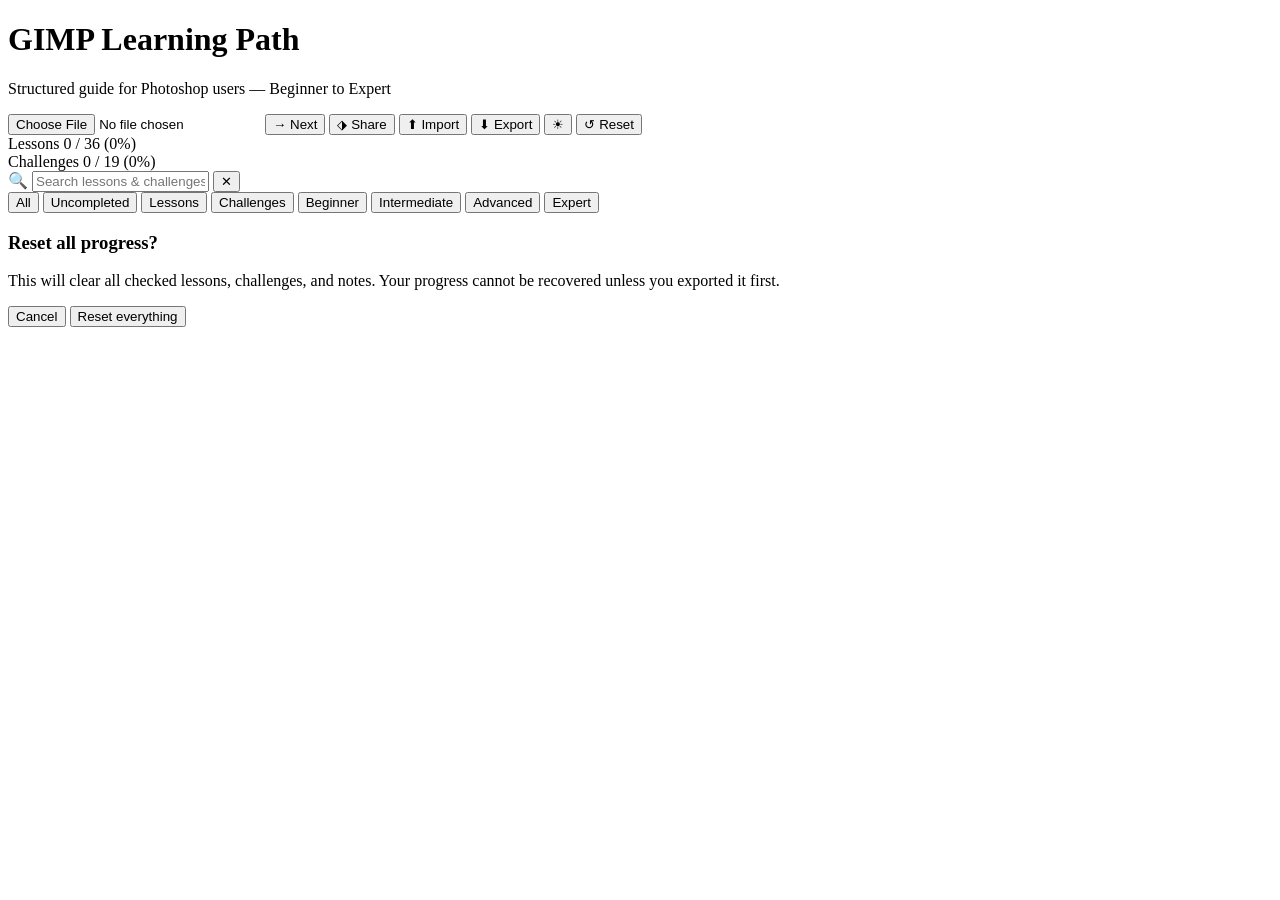
<file: src/template.html>
<!DOCTYPE html>
<html lang="en">
<head>
<meta charset="UTF-8">
<meta name="viewport" content="width=device-width, initial-scale=1.0">
<title>🎨 GIMP Learning Path — Photoshop to GIMP</title>
<link rel="icon" type="image/svg+xml" href="[data-uri]">
<link rel="preconnect" href="https://fonts.googleapis.com">
<link rel="preconnect" href="https://fonts.gstatic.com" crossorigin>
<link href="https://fonts.googleapis.com/css2?family=Inter:wght@400;500;600;700&display=swap" rel="stylesheet">
<style>/* __CSS__ */</style>
</head>
<body>

<header class="app-header">
  <div class="header-top">
    <div class="header-title">
      <h1>GIMP Learning Path</h1>
      <p>Structured guide for Photoshop users — Beginner to Expert</p>
    </div>
    <div class="header-actions">
      <input type="file" id="import-file" accept=".json">
      <button class="btn btn-ghost" onclick="handleJumpNext()" title="Jump to next uncompleted item">→ Next</button>
      <button class="btn btn-ghost" onclick="handleShareClick()" title="Copy shareable link">⬗ Share</button>
      <button class="btn btn-ghost" onclick="handleImportButton()">⬆ Import</button>
      <button class="btn btn-ghost" onclick="handleExport()">⬇ Export</button>
      <button class="btn btn-ghost" id="theme-btn" onclick="handleThemeToggle()" title="Toggle theme">☀</button>
      <button class="btn btn-danger" onclick="handleResetClick()">↺ Reset</button>
    </div>
  </div>

  <div class="progress-section">
    <div class="progress-item">
      <div class="progress-label">
        <span class="progress-label-name">Lessons</span>
        <span class="progress-label-count" id="lesson-count">0 / 36 (0%)</span>
      </div>
      <div class="progress-track">
        <div class="progress-fill lessons" id="lesson-bar"></div>
      </div>
    </div>
    <div class="progress-item">
      <div class="progress-label">
        <span class="progress-label-name">Challenges</span>
        <span class="progress-label-count" id="challenge-count">0 / 19 (0%)</span>
      </div>
      <div class="progress-track">
        <div class="progress-fill challenges" id="challenge-bar"></div>
      </div>
    </div>
  </div>

  <div class="toolbar-row">
    <div class="search-wrap">
      <span class="search-icon">🔍</span>
      <input type="text" id="search-input" class="search-input" placeholder="Search lessons &amp; challenges…" autocomplete="off">
      <button class="search-clear" id="search-clear" onclick="clearSearch()" title="Clear search">✕</button>
    </div>
    <div class="filter-pills" id="filter-pills">
      <button class="filter-pill active" data-filter="all"          onclick="handleFilter('all')">All</button>
      <button class="filter-pill"        data-filter="uncompleted"  onclick="handleFilter('uncompleted')">Uncompleted</button>
      <button class="filter-pill"        data-filter="lessons"      onclick="handleFilter('lessons')">Lessons</button>
      <button class="filter-pill"        data-filter="challenges"   onclick="handleFilter('challenges')">Challenges</button>
      <button class="filter-pill"        data-filter="beginner"     onclick="handleFilter('beginner')">Beginner</button>
      <button class="filter-pill"        data-filter="intermediate" onclick="handleFilter('intermediate')">Intermediate</button>
      <button class="filter-pill"        data-filter="advanced"     onclick="handleFilter('advanced')">Advanced</button>
      <button class="filter-pill"        data-filter="expert"       onclick="handleFilter('expert')">Expert</button>
    </div>
  </div>
</header>

<div class="app-body">
  <nav class="sidebar" id="sidebar"></nav>
  <main class="main-content" id="main-content"></main>
</div>

<div class="modal-overlay" id="reset-modal">
  <div class="modal">
    <h3>Reset all progress?</h3>
    <p>This will clear all checked lessons, challenges, and notes. Your progress cannot be recovered unless you exported it first.</p>
    <div class="modal-actions">
      <button class="btn-cancel" onclick="closeModal()">Cancel</button>
      <button class="btn-confirm" onclick="confirmReset()">Reset everything</button>
    </div>
  </div>
</div>

<div class="toast" id="toast"></div>

<script>
/* __DATA__ */
/* __APP__ */
</script>
</body>
</html>
</file>
